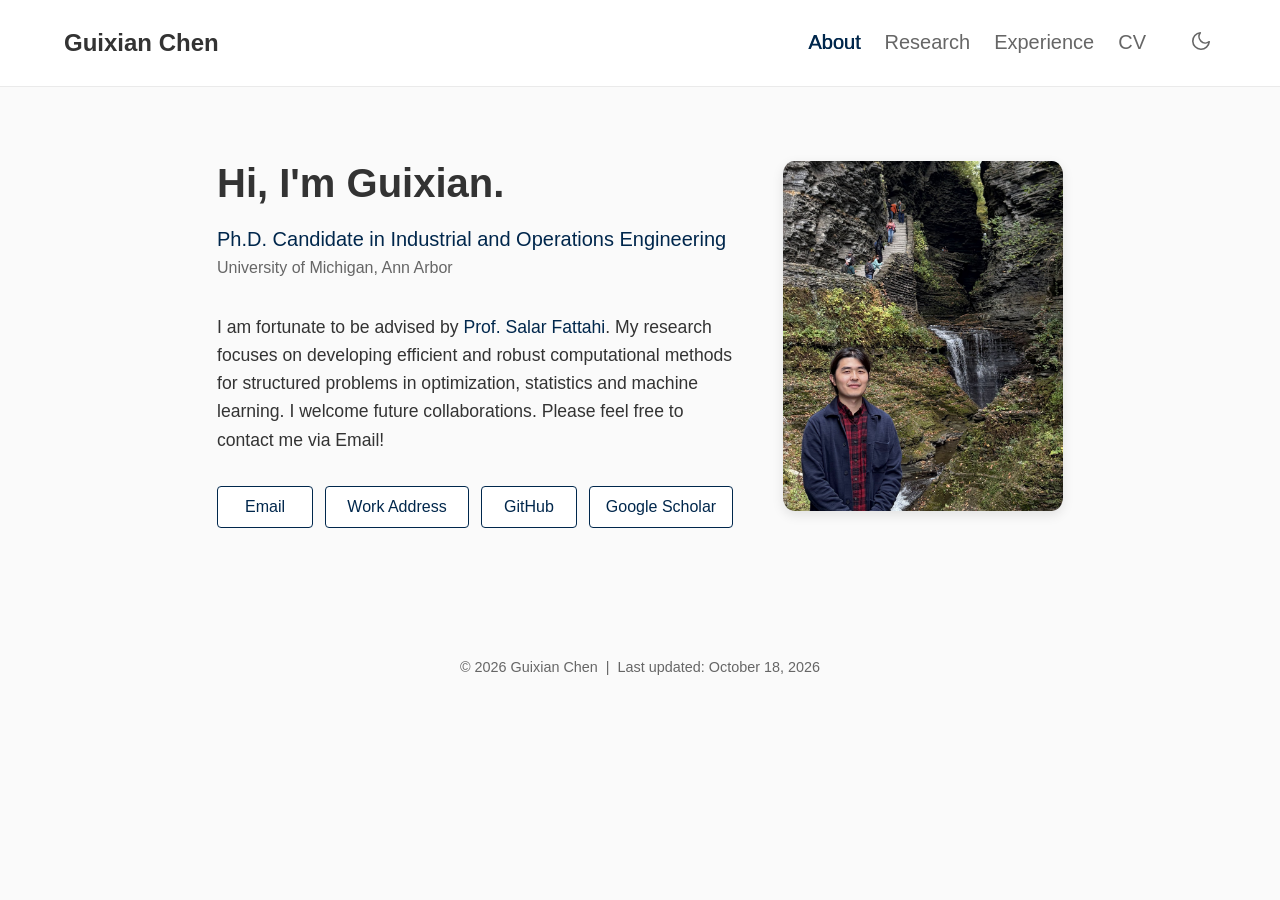
<file: index.html>
<!DOCTYPE html>
<html lang="en">
<head>
    <meta charset="UTF-8">
    <meta name="viewport" content="width=device-width, initial-scale=1.0">
    <meta http-equiv="refresh" content="0; url=about.html">
    <link rel="canonical" href="about.html">
    <title>About | Guixian Chen</title>
</head>
<body>
    <p><a href="about.html">Continue to About</a></p>
</body>
</html>
</file>
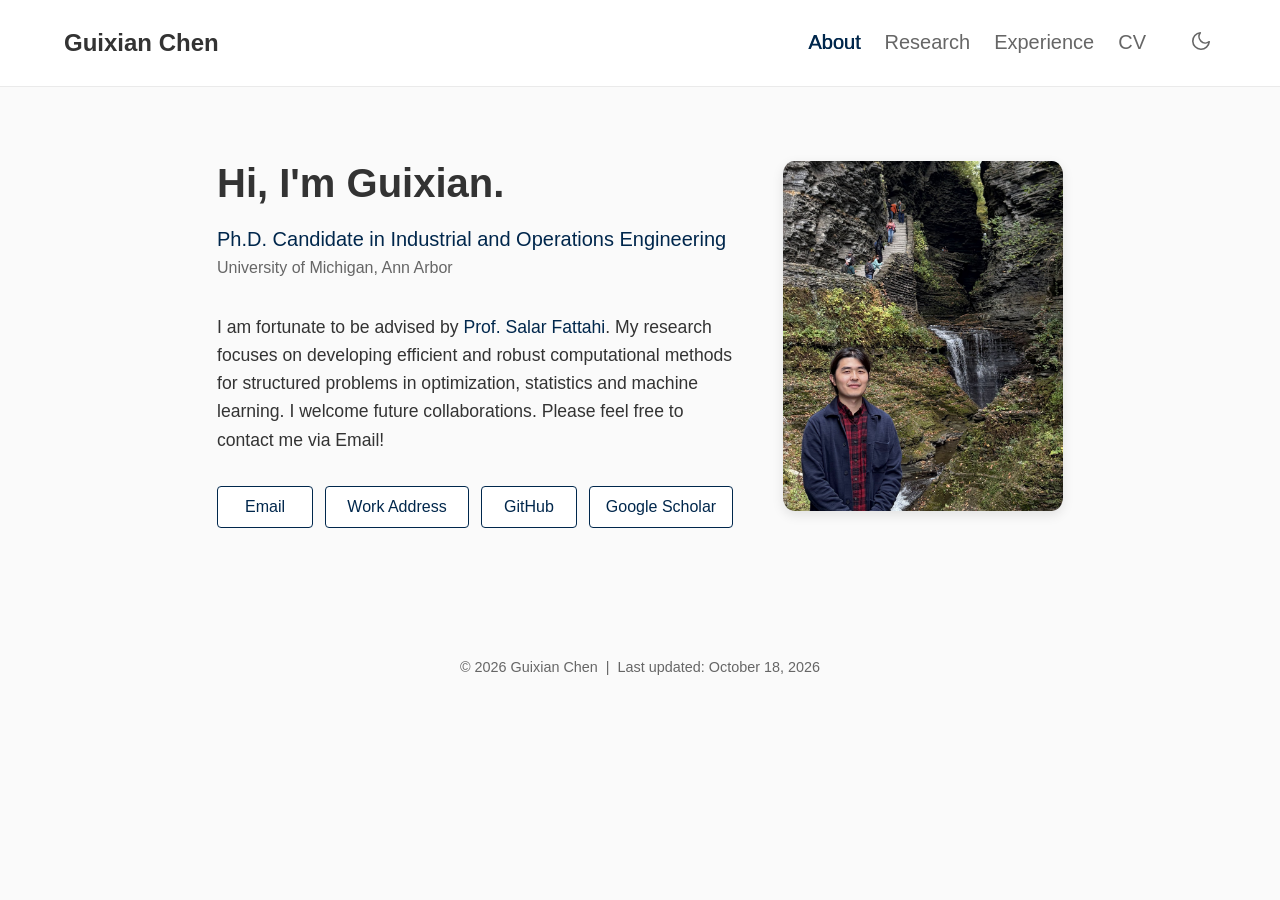
<file: about.html>
<!DOCTYPE html>
<html lang="en">
<head>
    <meta charset="UTF-8">
    <meta name="viewport" content="width=device-width, initial-scale=1.0">
    <title>About | Guixian Chen</title>
    <link rel="icon" type="image/png" href="favicon.png">
    <link rel="stylesheet" href="style.css">
</head>
<body>
    <header>
        <nav class="navbar">
            <a href="about.html" class="nav-logo">Guixian Chen</a>
            <ul class="nav-links">
                <li><a href="about.html" class="active-nav">About</a></li>
                <li><a href="research.html">Research</a></li>
                <li><a href="experience.html">Experience</a></li>
                <li><a href="Guixian_Chen_CV.pdf" target="_blank">CV</a></li>
                <li>
                    <button id="theme-toggle" class="theme-btn" type="button" aria-label="Dark mode" aria-pressed="false">
                        <svg class="theme-icon theme-icon-moon" viewBox="0 0 24 24" aria-hidden="true" focusable="false">
                            <path d="M21 12.79A9 9 0 1 1 11.21 3 7 7 0 0 0 21 12.79Z"/>
                        </svg>
                        <svg class="theme-icon theme-icon-sun" viewBox="0 0 24 24" aria-hidden="true" focusable="false">
                            <circle cx="12" cy="12" r="4"/>
                            <path d="M12 3v2m0 14v2M3 12h2m14 0h2M5.64 5.64l1.42 1.42m9.88 9.88 1.42 1.42M5.64 18.36l1.42-1.42m9.88-9.88 1.42-1.42"/>
                        </svg>
                    </button>
                </li>
            </ul>
        </nav>
    </header>

    <main class="container">
        <section id="about" class="intro-section">
            <div class="intro-content">
                <div class="intro-text">
                    <h1>Hi, I'm Guixian.</h1>
                    <p class="subtitle">Ph.D. Candidate in <a href="https://ioe.engin.umich.edu/" target="_blank">Industrial and Operations Engineering</a></p>
                    <p class="affiliation">University of Michigan, Ann Arbor</p>
                    <p class="bio">
                        I am fortunate to be advised by <a href="https://fattahi.engin.umich.edu/" target="_blank">Prof. Salar Fattahi</a>. My research focuses on developing efficient and robust computational methods for structured problems in optimization, statistics and machine learning. I welcome future collaborations. Please feel free to contact me via Email! 
                    </p>
                    
                    <div class="social-links">
                        <!-- Interactive Email Dropdown -->
                        <div class="dropdown-container">
                            <button class="social-btn" onclick="toggleDropdown('email-content', this)">Email</button>
                            <div id="email-content" class="dropdown-content">
                                <p class="copy-field">
                                    <button type="button" class="copy-contact" onclick="copyContact(this)" aria-label="Copy email address" title="Click to copy">gxchen@umich.edu</button>
                                    <span class="copy-feedback" role="status"></span>
                                </p>
                                <a href="mailto:gxchen@umich.edu" target="_blank" class="social-btn">Send Email</a>
                            </div>
                        </div>

                        <div class="dropdown-container">
                            <button class="social-btn" onclick="toggleDropdown('address-content', this)">Work Address</button>
                            <div id="address-content" class="dropdown-content">
                                <p class="copy-field">
                                    <button type="button" class="copy-contact" onclick="copyContact(this)" aria-label="Copy work address" title="Click to copy">Industrial and Operations Engineering Building, 1205 Beal Ave, Ann Arbor, Michigan, 48109</button>
                                    <span class="copy-feedback" role="status"></span>
                                </p>
                                <a href="https://www.google.com/maps/place/University+of+Michigan+Industrial+and+Operations+Engineering/@42.2903424,-83.7092852,15z/data=!4m6!3m5!1s0x883cae85f3d2455b:0x34c1eecbe0c13f69!8m2!3d42.2910215!4d-83.7137039!16s%2Fg%2F12hkjf0tq?entry=ttu&g_ep=EgoyMDI2MDcyNi4wIKXMDSoASAFQAw%3D%3D" target="_blank" class="social-btn">Google Maps</a>
                            </div>
                        </div>
                        
                        <!-- Standard Links -->
                        <a href="https://github.com/Christ1anChen" target="_blank" class="social-btn">GitHub</a>
                        <a href="https://scholar.google.com/citations?user=kyorM50AAAAJ&hl=en" target="_blank" class="social-btn">Google Scholar</a>
                    </div>
                </div>
                
                <div class="intro-image">
                    <img src="profile.jpg" alt="Guixian Chen" class="profile-pic">
                </div>
            </div>
        </section>
        
    </main>

    <footer>
        <p>&copy; 2026 Guixian Chen <span class="separator">|</span> Last updated: October 18, 2026</p>
    </footer>

    <script>
        async function copyContact(button) {
            const field = button.parentElement;
            const status = field.querySelector('.copy-feedback');
            clearTimeout(button.copyTimer);
            try {
                await navigator.clipboard.writeText(button.textContent.trim());
                status.textContent = 'Copied';
            } catch {
                status.textContent = 'Copy failed';
            }
            field.classList.add('has-feedback');
            button.copyTimer = setTimeout(() => {
                field.classList.remove('has-feedback');
                status.textContent = '';
            }, 1000);
        }

        const mobileLayout = window.matchMedia('(max-width: 767px)');

        function closeDropdowns(except) {
            document.querySelectorAll('.dropdown-content.show').forEach(content => {
                if (content === except) return;
                content.classList.remove('show');
                content.previousElementSibling.classList.remove('active');
            });
        }

        function toggleDropdown(id, buttonElement) {
            const content = document.getElementById(id);
            if (mobileLayout.matches) closeDropdowns(content);
            content.classList.toggle("show");
            if (buttonElement) {
                buttonElement.classList.toggle("active");
            }
        }

        document.addEventListener('click', event => {
            if (mobileLayout.matches && !event.target.closest('.dropdown-container')) {
                closeDropdowns();
            }
        });

        document.addEventListener('keydown', event => {
            if (mobileLayout.matches && event.key === 'Escape') closeDropdowns();
        });
    </script>

    <script>
        const themeToggle = document.getElementById('theme-toggle');
        if (localStorage.getItem('theme') === 'dark') {
            document.body.classList.add('dark-mode');
        }
        themeToggle.setAttribute('aria-pressed', document.body.classList.contains('dark-mode'));
        themeToggle.addEventListener('click', () => {
            const dark = document.body.classList.toggle('dark-mode');
            localStorage.setItem('theme', dark ? 'dark' : 'light');
            themeToggle.setAttribute('aria-pressed', dark);
        });
    </script>
</body>
</html>
</file>
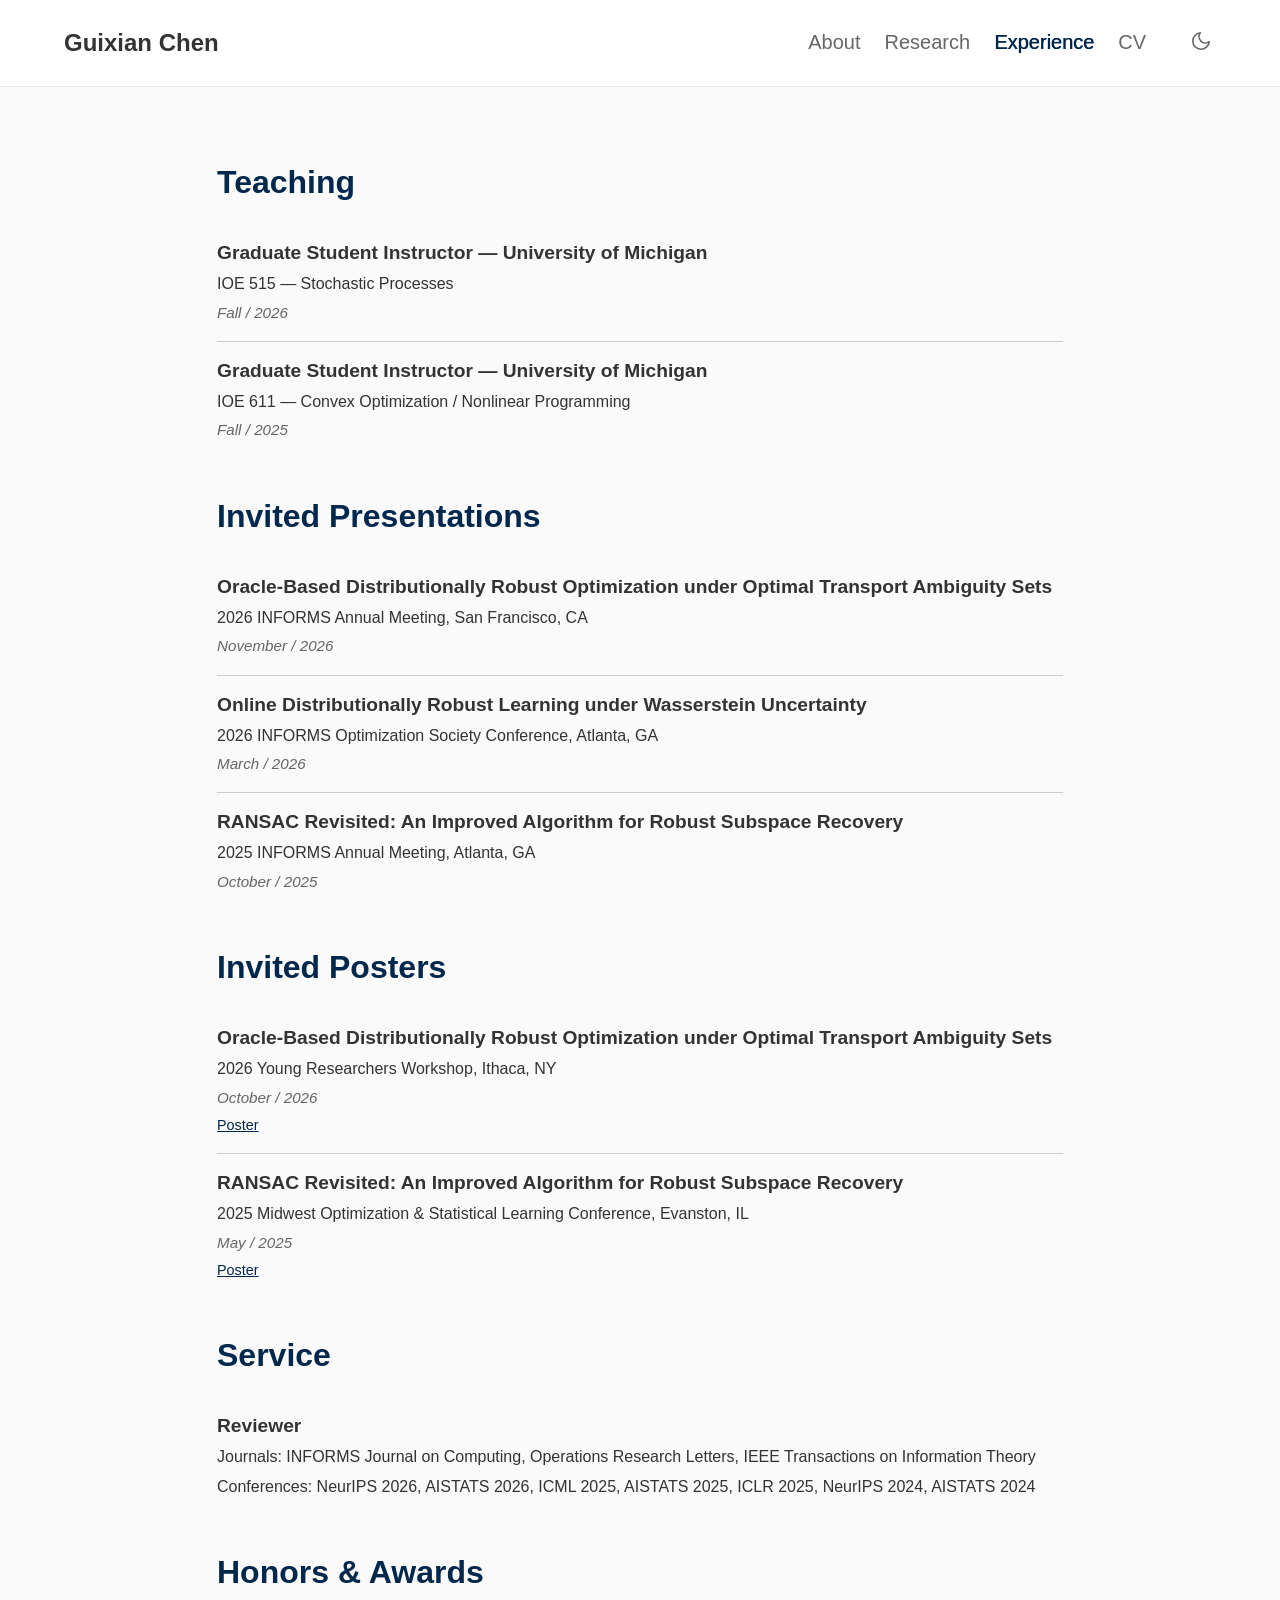
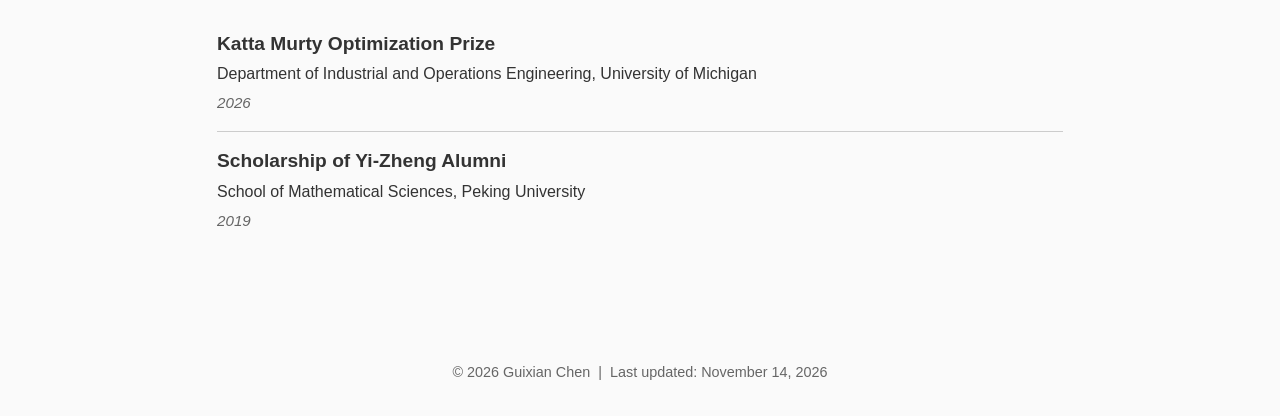
<file: experience.html>
<!DOCTYPE html>
<html lang="en">
<head>
    <meta charset="UTF-8">
    <meta name="viewport" content="width=device-width, initial-scale=1.0">
    <title>Experience | Guixian Chen</title>
    <link rel="icon" type="image/png" href="favicon.png">
    <link rel="stylesheet" href="style.css">
</head>
<body>
    <header>
        <nav class="navbar">
            <a href="about.html" class="nav-logo">Guixian Chen</a>
            <ul class="nav-links">
                <li><a href="about.html">About</a></li>
                <li><a href="research.html">Research</a></li>
                <li><a href="experience.html" class="active-nav">Experience</a></li>
                <li><a href="Guixian_Chen_CV.pdf" target="_blank">CV</a></li>
                <li>
                    <button id="theme-toggle" class="theme-btn" type="button" aria-label="Dark mode" aria-pressed="false">
                        <svg class="theme-icon theme-icon-moon" viewBox="0 0 24 24" aria-hidden="true" focusable="false">
                            <path d="M21 12.79A9 9 0 1 1 11.21 3 7 7 0 0 0 21 12.79Z"/>
                        </svg>
                        <svg class="theme-icon theme-icon-sun" viewBox="0 0 24 24" aria-hidden="true" focusable="false">
                            <circle cx="12" cy="12" r="4"/>
                            <path d="M12 3v2m0 14v2M3 12h2m14 0h2M5.64 5.64l1.42 1.42m9.88 9.88 1.42 1.42M5.64 18.36l1.42-1.42m9.88-9.88 1.42-1.42"/>
                        </svg>
                    </button>
                </li>
            </ul>
        </nav>
    </header>

    <main class="container">
        <section class="content-section" style="margin-top: 0; border-top: none; padding-top: 0;">
            
            <!-- 1. Teaching Experience -->
            <h2 class="sub-section-title"  style="margin-top: 0.35rem;">Teaching</h2>
            <div class="pub-list">
                <div class="pub-item">
                    <h3 class="pub-title">Graduate Student Instructor — University of Michigan</h3>
                    <p class="pub-authors">IOE 515 — Stochastic Processes</p>
                    <p class="pub-venue"><em>Fall / 2026</em></p>
                </div>
                <div class="pub-item">
                    <h3 class="pub-title">Graduate Student Instructor — University of Michigan</h3>
                    <p class="pub-authors">IOE 611 — Convex Optimization / Nonlinear Programming</p>
                    <p class="pub-venue"><em>Fall / 2025</em></p>
                </div>
            </div>

            <!-- 2. Invited Presentations -->
            <h2 class="sub-section-title">Invited Presentations</h2>
            <div class="pub-list">
                <div class="pub-item">
                    <h3 class="pub-title">Oracle-Based Distributionally Robust Optimization under Optimal Transport Ambiguity Sets</h3>
                    <p class="pub-authors">2026 INFORMS Annual Meeting, San Francisco, CA</p>
                    <p class="pub-venue"><em>November / 2026</em></p>
                </div>
                <div class="pub-item">
                    <h3 class="pub-title">Online Distributionally Robust Learning under Wasserstein Uncertainty</h3>
                    <p class="pub-authors">2026 INFORMS Optimization Society Conference, Atlanta, GA</p>
                    <p class="pub-venue"><em>March / 2026</em></p>
                </div>
                <div class="pub-item">
                    <h3 class="pub-title">RANSAC Revisited: An Improved Algorithm for Robust Subspace Recovery</h3>
                    <p class="pub-authors">2025 INFORMS Annual Meeting, Atlanta, GA</p>
                    <p class="pub-venue"><em>October / 2025</em></p>
                </div>
            </div>

            <!-- 3. Invited Posters -->
            <h2 class="sub-section-title">Invited Posters</h2>
            <div class="pub-list">
                <div class="pub-item">
                    <h3 class="pub-title">Oracle-Based Distributionally Robust Optimization under Optimal Transport Ambiguity Sets</h3>
                    <p class="pub-authors">2026 Young Researchers Workshop, Ithaca, NY</p>
                    <p class="pub-venue"><em>October / 2026</em></p>
                    <div class="pub-links">
                        <a href="ot-dro-poster.pdf" target="_blank" class="btn-small">Poster</a>
                    </div>
                </div>
                <div class="pub-item">
                    <h3 class="pub-title">RANSAC Revisited: An Improved Algorithm for Robust Subspace Recovery</h3>
                    <p class="pub-authors">2025 Midwest Optimization &amp; Statistical Learning Conference, Evanston, IL</p>
                    <p class="pub-venue"><em>May / 2025</em></p>
                    <div class="pub-links">
                        <a href="mosl-poster.pdf" target="_blank" class="btn-small">Poster</a>
                    </div>
                </div>
            </div>

            <!-- 4. Service -->
            <h2 class="sub-section-title">Service</h2>
            <div class="pub-list">
                <div class="pub-item">
                    <h3 class="pub-title">Reviewer</h3>
                    <p class="pub-authors">Journals: INFORMS Journal on Computing, Operations Research Letters, IEEE Transactions on Information Theory</p>
                    <p class="pub-authors">Conferences: NeurIPS 2026, AISTATS 2026, ICML 2025, AISTATS 2025, ICLR 2025, NeurIPS 2024, AISTATS 2024</p>
                </div>
            </div>

            <!-- 5. Honors & Awards -->
            <h2 class="sub-section-title">Honors & Awards</h2>
            <div class="pub-list">
                <div class="pub-item">
                    <h3 class="pub-title">Katta Murty Optimization Prize</h3>
                    <p class="pub-authors">Department of Industrial and Operations Engineering, University of Michigan</p>
                    <p class="pub-venue"><em>2026</em></p>
                </div>
                <div class="pub-item">
                    <h3 class="pub-title">Scholarship of Yi-Zheng Alumni</h3>
                    <p class="pub-authors">School of Mathematical Sciences, Peking University</p>
                    <p class="pub-venue"><em>2019</em></p>
                </div>
            </div>

        </section>
    </main>

    <footer>
        <p>&copy; 2026 Guixian Chen <span class="separator">|</span> Last updated: November 14, 2026</p>
    </footer>

    <script>
        const themeToggle = document.getElementById('theme-toggle');
        if (localStorage.getItem('theme') === 'dark') {
            document.body.classList.add('dark-mode');
        }
        themeToggle.setAttribute('aria-pressed', document.body.classList.contains('dark-mode'));
        themeToggle.addEventListener('click', () => {
            const dark = document.body.classList.toggle('dark-mode');
            localStorage.setItem('theme', dark ? 'dark' : 'light');
            themeToggle.setAttribute('aria-pressed', dark);
        });
    </script>
</body>
</html>
</file>
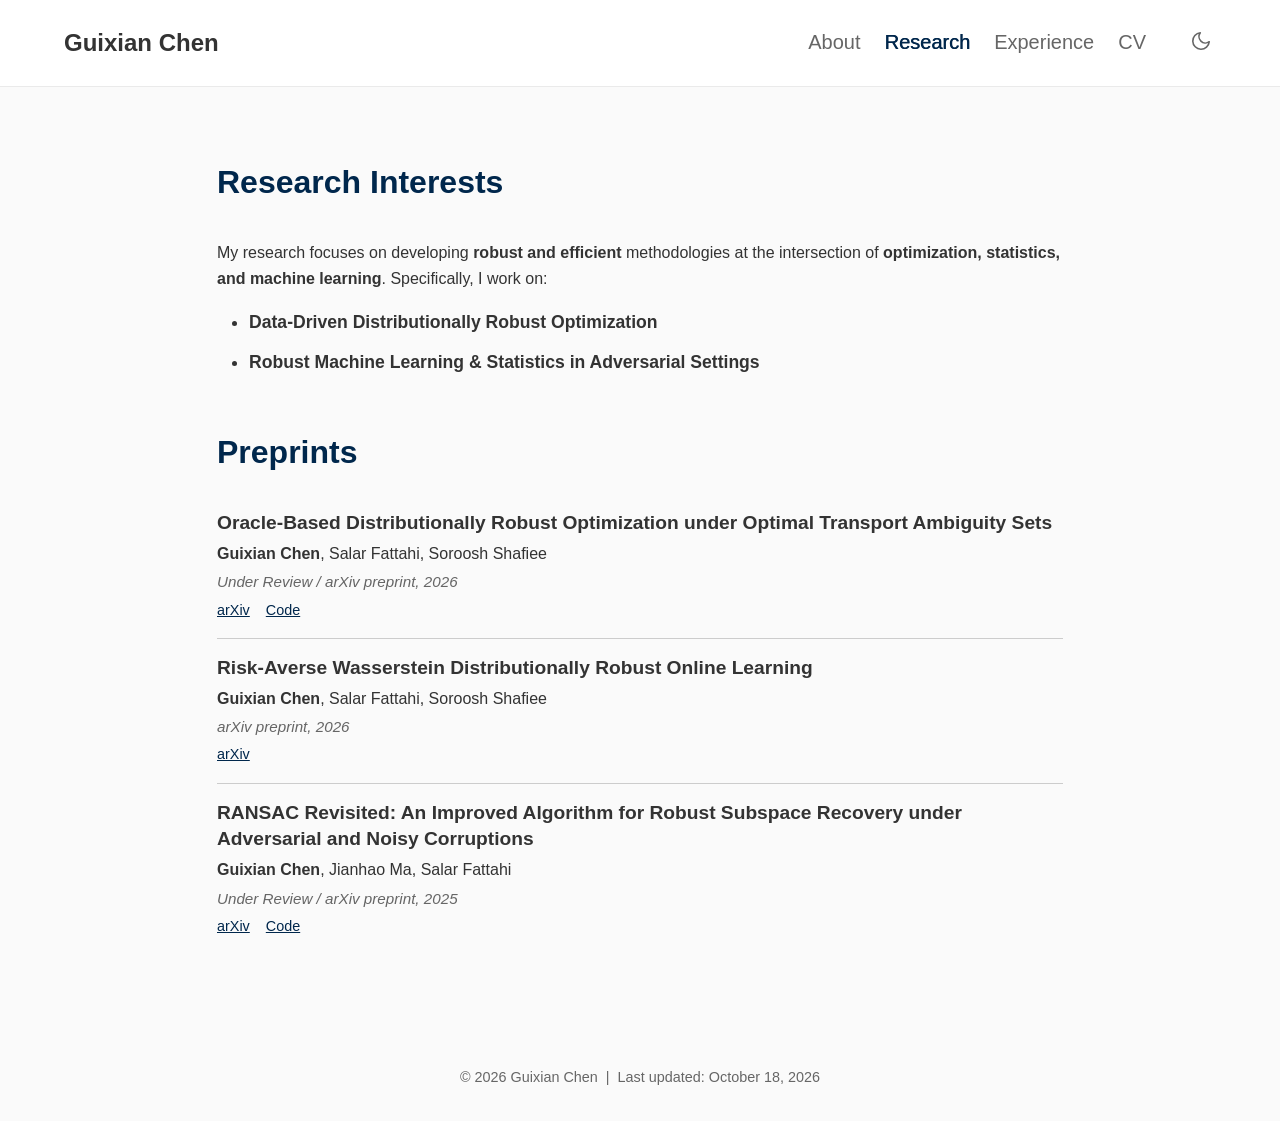
<file: research.html>
<!DOCTYPE html>
<html lang="en">
<head>
    <meta charset="UTF-8">
    <meta name="viewport" content="width=device-width, initial-scale=1.0">
    <title>Research | Guixian Chen</title>
    <link rel="icon" type="image/png" href="favicon.png">
    <link rel="stylesheet" href="style.css">
</head>
<body>
    <header>
        <nav class="navbar">
            <a href="about.html" class="nav-logo">Guixian Chen</a>
            <ul class="nav-links">
                <li><a href="about.html">About</a></li>
                <li><a href="research.html" class="active-nav">Research</a></li>
                <li><a href="experience.html">Experience</a></li>
                <li><a href="Guixian_Chen_CV.pdf" target="_blank">CV</a></li>
                <li>
                    <button id="theme-toggle" class="theme-btn" type="button" aria-label="Dark mode" aria-pressed="false">
                        <svg class="theme-icon theme-icon-moon" viewBox="0 0 24 24" aria-hidden="true" focusable="false">
                            <path d="M21 12.79A9 9 0 1 1 11.21 3 7 7 0 0 0 21 12.79Z"/>
                        </svg>
                        <svg class="theme-icon theme-icon-sun" viewBox="0 0 24 24" aria-hidden="true" focusable="false">
                            <circle cx="12" cy="12" r="4"/>
                            <path d="M12 3v2m0 14v2M3 12h2m14 0h2M5.64 5.64l1.42 1.42m9.88 9.88 1.42 1.42M5.64 18.36l1.42-1.42m9.88-9.88 1.42-1.42"/>
                        </svg>
                    </button>
                </li>
            </ul>
        </nav>
    </header>

    <main class="container">
        <section id="research-interests" class="content-section" style="margin-top: 0; border-top: none; padding-top: 0;">
            <!-- 1. Research Interests -->
            <h2 style="margin-top: 0.35rem;">Research Interests</h2>
            <div class="interests-content">
                <p>
                    My research focuses on developing <strong>robust and efficient</strong> methodologies at the intersection of <strong>optimization, statistics, and machine learning</strong>. Specifically, I work on:
                </p>
                <ul style="margin-top: 1rem; margin-left: 2rem; line-height: 1.8;">
                    <li><strong>Data-Driven Distributionally Robust Optimization</strong></li>
                    <li><strong>Robust Machine Learning & Statistics in Adversarial Settings</strong></li>
                </ul>
            </div>

            <!-- 2. Preprints -->
            <h2 class="sub-section-title">Preprints</h2>
            <div class="pub-list">
                <div class="pub-item">
                    <h3 class="pub-title">Oracle-Based Distributionally Robust Optimization under Optimal Transport Ambiguity Sets</h3>
                    <p class="pub-authors"><strong>Guixian Chen</strong>, Salar Fattahi, Soroosh Shafiee</p>
                    <p class="pub-venue"><em>Under Review / arXiv preprint</em>, 2026</p>
                    <div class="pub-links">
                        <a href="https://arxiv.org/abs/2608.03075" target="_blank" class="btn-small">arXiv</a>
                        <a href="https://github.com/Christ1anChen/OT-DRO" target="_blank" class="btn-small">Code</a>
                    </div>
                </div>

                <div class="pub-item">
                    <h3 class="pub-title">Risk-Averse Wasserstein Distributionally Robust Online Learning</h3>
                    <p class="pub-authors"><strong>Guixian Chen</strong>, Salar Fattahi, Soroosh Shafiee</p>
                    <p class="pub-venue"><em>arXiv preprint</em>, 2026</p>
                    <div class="pub-links">
                        <a href="https://arxiv.org/abs/2602.20403" target="_blank" class="btn-small">arXiv</a>
                    </div>
                </div>

                <div class="pub-item">
                    <h3 class="pub-title">RANSAC Revisited: An Improved Algorithm for Robust Subspace Recovery under Adversarial and Noisy Corruptions</h3>
                    <p class="pub-authors"><strong>Guixian Chen</strong>, Jianhao Ma, Salar Fattahi</p>
                    <p class="pub-venue"><em>Under Review / arXiv preprint</em>, 2025</p>
                    <div class="pub-links">
                        <a href="https://arxiv.org/abs/2504.09648" target="_blank" class="btn-small">arXiv</a>
                        <a href="https://github.com/Christ1anChen/RSR_under_Adversarial_and_Noisy_Corruptions" target="_blank" class="btn-small">Code</a>
                    </div>
                </div>
            </div>

            <!-- 3. Publications -->
            <!-- <h2 class="sub-section-title">Publications</h2>
            <div class="pub-list">
                <div class="pub-item">
                    <h3 class="pub-title">Advances in Robust Subspace Recovery and Convex Analysis</h3>
                    <p class="pub-authors"><strong>Guixian Chen</strong>, Co-Author Name</p>
                    <p class="pub-venue"><em>Journal Name / Conference Proceedings</em>, 2025</p>
                    <div class="pub-links">
                        <a href="#" class="btn-small">PDF</a>
                        <a href="#" class="btn-small">Code</a>
                    </div>
                </div>

                Add additional publications here
            </div> -->
        </section>
    </main>

    <footer>
        <p>&copy; 2026 Guixian Chen <span class="separator">|</span> Last updated: October 18, 2026</p>
    </footer>

    <script>
        const themeToggle = document.getElementById('theme-toggle');
        if (localStorage.getItem('theme') === 'dark') {
            document.body.classList.add('dark-mode');
        }
        themeToggle.setAttribute('aria-pressed', document.body.classList.contains('dark-mode'));
        themeToggle.addEventListener('click', () => {
            const dark = document.body.classList.toggle('dark-mode');
            localStorage.setItem('theme', dark ? 'dark' : 'light');
            themeToggle.setAttribute('aria-pressed', dark);
        });
    </script>
</body>
</html>
</file>
<file: style.css>
/* Base Variables for easy theming */
:root {
    --text-main: #333333;
    --text-muted: #666666;
    --accent-color: #00274C; /* UMich Blue */
    --bg-color: #FAFAFA;
    --font-stack: -apple-system, BlinkMacSystemFont, "Segoe UI", Roboto, Helvetica, Arial, sans-serif;
}

html {
    overflow-y: scroll;
}

/* Global Reset */
* {
    margin: 0;
    padding: 0;
    box-sizing: border-box;
}

body {
    font-family: var(--font-stack);
    color: var(--text-main);
    background-color: var(--bg-color);
    line-height: 1.6;
}

/* Navigation */
.navbar {
    display: flex;
    justify-content: space-between;
    align-items: center;
    padding: 1.5rem 5%;
    background-color: white;
    border-bottom: 1px solid #eaeaea;
}

.nav-logo {
    font-size: 1.5rem;
    font-weight: 600;
    text-decoration: none;
    color: var(--text-main);
}

.nav-links {
    font-size: 1.25rem;
    list-style: none;
    display: flex;
    gap: 1.5rem;
}

.nav-links a {
    text-decoration: none;
    color: var(--text-muted);
    transition: color 0.2s;
}

/* Highlights the current page in the top navigation */
.nav-links a.active-nav {
    color: var(--accent-color);
    
    /* Simulates bold text without changing the physical width */
    text-shadow: 0.5px 0 0 var(--accent-color); 
}

.nav-links a:hover {
    color: var(--accent-color);
}

/* Main Container */
.container {
    width: 910px; /* Locks the container to exactly 910 pixels wide */
    margin: 0 auto;
    padding: 4rem 2rem;
}


/* Typography & Sections */
.intro-section h1 {
    font-size: 2.5rem;
    margin-bottom: 0.5rem;
}

.subtitle {
    font-size: 1.25rem;
    color: var(--accent-color);
    font-weight: 500;
}

.affiliation {
    font-size: 1rem;
    color: var(--text-muted);
    margin-bottom: 2rem;
}

.bio {
    font-size: 1.1rem;
    margin-bottom: 2rem;
}

/* Container holding all the buttons */
.social-links {
    display: grid;
    grid-template-columns: 6rem 9rem;
    gap: 0.75rem;
    align-items: stretch;
}

.social-links > .social-btn,
.dropdown-container > .social-btn {
    padding: 0 1rem;
}

/* Inline Text Links (Paragraphs) */
p a {
    color: var(--accent-color);
    text-decoration: none; /* Removes the underline */
    font-weight: 500; /* Makes it slightly bolder to stand out from normal text */
    transition: opacity 0.2s; /* Smooth transition for the hover effect */
}

/* Optional: Slight fade effect when someone hovers over the link */
p a:hover {
    opacity: 0.7; 
}

/* The individual buttons */
.social-btn {
    display: inline-flex;
    align-items: center;
    justify-content: center;
    height: 42px; 
    padding: 0 20px; 
    white-space: nowrap; 
    box-sizing: border-box; 
    font-size: 1rem;
    text-decoration: none; 
    font-family: inherit; 
    cursor: pointer; 
    border-radius: 4px; 
    transition: all 0.2s ease; /* Adds a smooth fade effect on hover */
    
    /* Restored Colors (Default State) */
    background-color: #ffffff; 
    color: #00274C; /* Dark Navy Blue */
    border: 1px solid #00274C; 
}

/* Hover State and Active Dropdown State */
.social-btn:hover,
.social-btn.active {
    background-color: #00274C; /* Dark background */
    color: #ffffff; /* White text */
}

/* Dropdown specific styles */
.dropdown-container {
    display: flex;
    flex-direction: column;
    gap: 0.5rem;
    position: relative; /* Tells the pop-out box to position itself relative to this container */
}

.dropdown-content {
    display: none; 
    flex-direction: column;
    gap: 0.8rem;
    padding: 1rem;
    background-color: white;
    border: 1px solid #eaeaea;
    border-radius: 4px;
    box-shadow: 0 4px 12px rgba(0, 0, 0, 0.08);
    width: max-content; /* Replaces min-width: 200px; */
    max-width: 365px; /* Optional: prevents it from getting too wide on small screens */
    
    /* New Absolute Positioning Rules */
    position: absolute; /* Takes the box out of the document flow so it doesn't push the page */
    top: 100%; /* Positions it directly below the Email button */
    left: 0; /* Aligns it with the left edge of the Email button */
    margin-top: 0.5rem; /* Creates a small gap between the button and the box */
    z-index: 10; /* Ensures the box floats on top of any other text or borders below it */
}

/* Show dropdown on hover OR when clicked (via JS .show class) */
.dropdown-container:hover .dropdown-content,
.dropdown-content.show {
    display: flex;
}

.dropdown-content p {
    font-size: 0.95rem;
    color: var(--text-main);
    margin: 0;
    font-weight: 500;
}

.copy-field {
    display: grid;
}

.copy-field > * {
    grid-area: 1 / 1;
}

.copy-contact {
    border: 0;
    background: none;
    color: inherit;
    font: inherit;
    text-align: left;
    cursor: pointer;
}

.copy-field.has-feedback .copy-contact {
    color: transparent;
}

.copy-feedback {
    color: var(--accent-color);
    pointer-events: none;
}

/* Invisible bridge to prevent the hover gap dead zone */
.dropdown-content::before {
    content: "";
    position: absolute;
    top: -0.5rem; /* Matches the exact size of your margin-top gap */
    left: 0;
    width: 100%;
    height: 0.5rem;
}

/* Prevents the button inside the dropdown from stretching to full width */
.dropdown-content .social-btn {
    align-self: flex-start;
}

footer {
    text-align: center;
    padding: 2rem;
    color: var(--text-muted);
    font-size: 0.9rem;
    margin-top: 2rem;
}


/* Profile Picture Layout */
.intro-content {
    display: flex;
    flex-direction: column-reverse;
    gap: 3rem;
    align-items: center;
}

.intro-text {
    flex: 1;
}

.intro-image {
    flex-shrink: 0;
}

.profile-pic {
    width: 280px;
    aspect-ratio: 4 / 5;
    border-radius: 4%; /* Slightly rounded corners instead of a full circle */
    object-fit: cover;
    border: 0.0px solid var(--accent-color);
    box-shadow: 0 4px 12px rgba(0, 0, 0, 0.1);
}

/* Desktop Layout */
@media (min-width: 768px) {
    .intro-content {
        flex-direction: row;
        justify-content: space-between;
        align-items: center;
    }
}

@media (min-width: 901px) {
    .social-links {
        grid-template-columns: repeat(2, 6rem 9rem);
    }
}

/* Sub-section Spacing */
.sub-section-title {
    font-size: 2rem;
    margin-top: 3.0rem; /* Increased to push the title further down from the list above */
    margin-bottom: 2rem;
    color: var(--accent-color);
}

/* Generic Content Sections */
.content-section {
    margin-top: 4rem;
    border-top: 1px solid #eaeaea;
    padding-top: 3rem;
}

.content-section h2 {
    font-size: 2rem;
    margin-bottom: 2rem;
    color: var(--accent-color);
}

/* Publication List & Cards - Minimalist Flat Style */
.pub-list {
    --entry-spacing: 1rem;
    display: flex;
    flex-direction: column;
    gap: var(--entry-spacing);
}

.pub-item {
    display: flex;
    flex-direction: column;
    gap: 0.25rem;
    padding-bottom: var(--entry-spacing);
    border-bottom: 1px solid #cccccc;
}

/* Don't show a line below the last paper in a section */
.pub-item:last-child {
    border-bottom: none;
    padding-bottom: 0;
}

.pub-title {
    font-size: 1.2rem;
    color: var(--text-main);
    line-height: 1.4;
    font-weight: 600;
}

.pub-authors {
    font-size: 1rem;
}

.pub-venue {
    font-size: 0.95rem;
    font-style: italic;
    color: var(--text-muted);
}

/* Links (PDF, Code, etc.) are styled as clean underlines */
.pub-links {
    display: flex;
    gap: 1rem;
}

.btn-small {
    font-size: 0.9rem;
    padding: 0;
    border: none;
    color: var(--accent-color);
    text-decoration: underline;
    background-color: transparent;
    transition: color 0.2s;
}

/* Clean hover color change */
.btn-small:hover {
    background-color: transparent;
    color: var(--text-main);
}

/* Research Interests List */
.interests-content ul li {
    font-size: 1.1rem;
    color: var(--text-main);
    margin-bottom: 0.5rem;
}

.interests-content ul li:last-child {
    margin-bottom: 0;
}

/* Footer Separator Spacing */
.separator {
    margin: 0 0.25rem; /* This adds horizontal space on the left and right */
}

/* Theme Toggle Button */
.theme-btn {
    background: none;
    border: none;
    cursor: pointer;
    padding: 0;
    margin-left: 1rem;
    color: var(--text-muted);
    transition: color 0.2s;

    /* Strict dimensions to prevent all layout shifts */
    width: 30px;  /* Locks the horizontal space */
    height: 30px; /* Locks the vertical space */
    display: inline-flex; /* Switches from inline-block for perfect centering */
    align-items: center; /* Centers the symbol vertically */
    justify-content: center; /* Centers the symbol horizontally */
}

.theme-btn:hover {
    color: var(--accent-color);
    transform: scale(1.1);
}

.theme-icon {
    width: 22px;
    height: 22px;
    flex-shrink: 0;
    fill: none;
    stroke: currentColor;
    stroke-width: 1.75;
    stroke-linecap: round;
    stroke-linejoin: round;
}

.theme-icon-sun,
.dark-mode .theme-icon-moon {
    display: none;
}

.dark-mode .theme-icon-sun {
    display: block;
}

/* Dark Mode Variables */
body.dark-mode {
    --bg-color: #121212;
    --text-main: #e0e0e0;
    --text-muted: #a0a0a0;
    --accent-color: #64b5f6; /* A lighter blue/accent for better contrast in dark mode */

    /* Counteract the dark mode font illusion globally */
    -webkit-font-smoothing: antialiased;
    -moz-osx-font-smoothing: grayscale;
}

/* Ensure the body uses the background variables */
body {
    background-color: var(--bg-color, #ffffff);
    color: var(--text-main);
    transition: background-color 0.3s, color 0.3s;
}

/* Dark Mode Component Overrides */
body.dark-mode .navbar {
    background-color: var(--bg-color);
    border-bottom: 1px solid #333;
}

body.dark-mode .dropdown-content {
    background-color: #1e1e1e;
    border: 1px solid #333;
    box-shadow: 0 4px 12px rgba(0, 0, 0, 0.5);
}

body.dark-mode .pub-item {
    border-bottom: 1px solid #333;
}

body.dark-mode .pub-item:last-child {
    border-bottom: none;
}

/* Dark Mode Button Overrides */
body.dark-mode .social-btn {
    background-color: transparent; /* Makes the button background match the dark page */
    color: var(--accent-color); /* Uses your light blue accent color for the text */
    border: 1px solid var(--accent-color); /* Matches the border to the text */
}

/* Dark Mode Hover/Active State */
body.dark-mode .social-btn:hover,
body.dark-mode .social-btn.active {
    background-color: var(--accent-color); /* Fills the button with light blue */
    color: var(--bg-color); /* Turns the text dark for contrast */
}

/* Mobile Responsiveness */
@media (max-width: 900px) {
    .navbar {
        flex-wrap: wrap;
        gap: 1rem;
    }

    .nav-links {
        flex-wrap: wrap;
        align-items: center;
        gap: 1rem;
        font-size: 1rem;
    }

    .theme-btn {
        margin-left: 0;
    }

    .social-links {
        position: relative;
    }

    .dropdown-container {
        position: static;
    }

    .dropdown-content {
        max-width: 100%;
    }

    .container {
        width: 100%;
        min-width: 0;
        padding: 2rem 1.5rem;
    }
}

/* Phone layouts */
@media (max-width: 767px) {
    .navbar {
        position: relative;
        padding: 1rem 1.5rem;
    }

    .nav-logo {
        display: inline-flex;
        align-items: center;
        min-height: 44px;
    }

    .nav-links {
        flex-basis: 100%;
        flex-wrap: nowrap;
        justify-content: space-between;
        gap: 0.5rem;
    }

    .nav-links > li:last-child {
        display: flex;
        position: absolute;
        top: 1rem;
        right: 1.5rem;
    }

    .nav-links a,
    .btn-small {
        display: inline-flex;
        align-items: center;
    }

    .nav-links a {
        justify-content: center;
    }

    .nav-links a,
    .theme-btn,
    .btn-small,
    .social-btn,
    .copy-contact {
        min-width: 44px;
        min-height: 44px;
    }

    .theme-btn:hover {
        transform: none;
    }

    .intro-content {
        gap: 2rem;
    }

    .intro-image {
        max-width: 100%;
    }

    .profile-pic {
        width: 240px;
        max-width: 100%;
    }

    .intro-section h1 {
        font-size: 2rem;
    }

    .copy-feedback {
        align-self: center;
    }

    .dropdown-container:hover .dropdown-content:not(.show) {
        display: none;
    }
}
</file>
